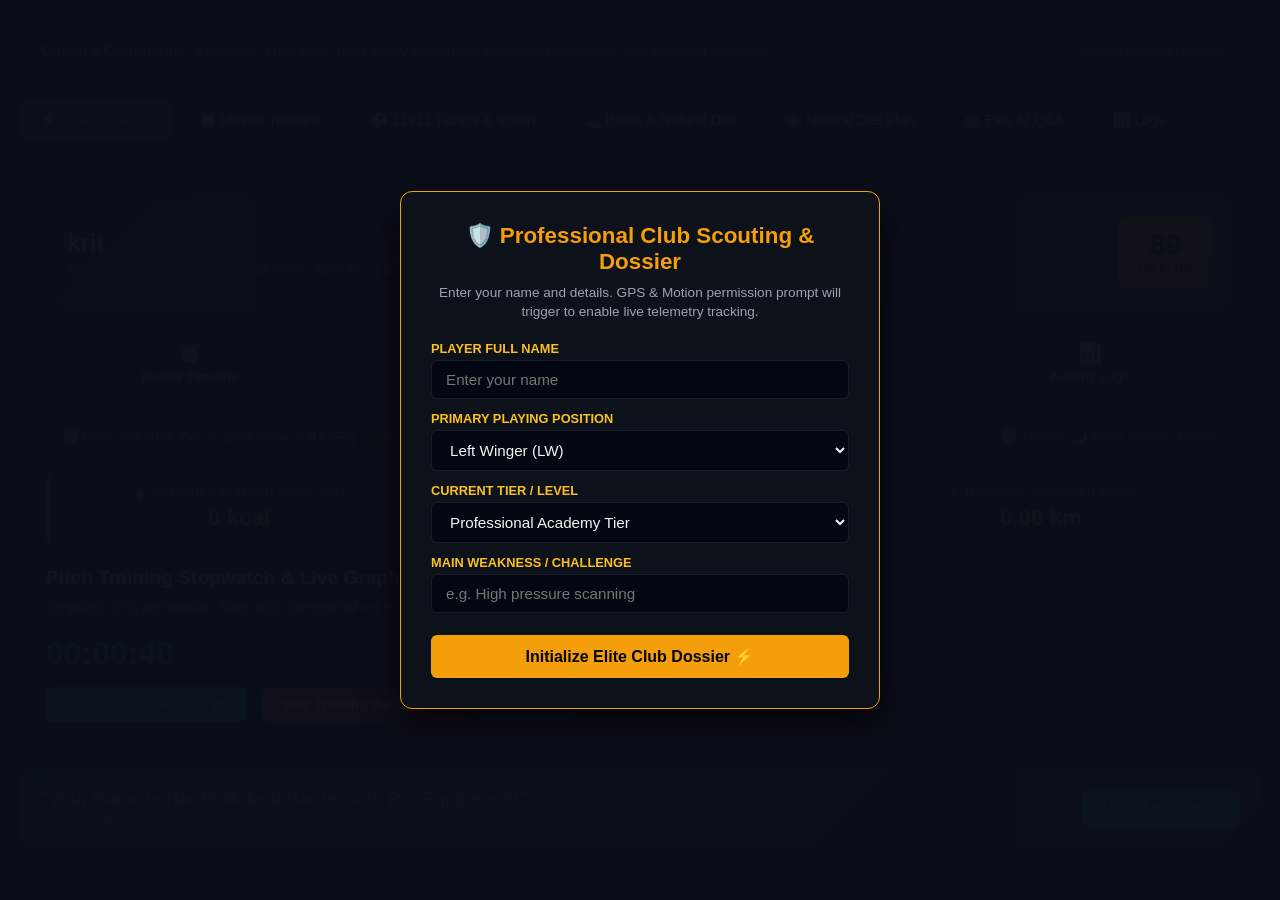
<file: index.html>
<!DOCTYPE html>
<html lang="en">
<head>
    <meta charset="UTF-8">
    <meta name="viewport" content="width=device-width, initial-scale=1.0">
    <title>Elite Football Coaching & Tactical Hub</title>
    <style>
        :root {
            --bg-dark: #0b0f19;
            --card-bg: #111827;
            --accent-gold: #f59e0b;
            --accent-yellow: #fbbf24;
            --text-main: #f3f4f6;
            --text-muted: #9ca3af;
            --border-color: #1f2937;
            --pitch-green: #064e3b;
            --pitch-line: #059669;
            --cyan-accent: #38bdf8;
        }

        * {
            box-sizing: border-box;
            margin: 0;
            padding: 0;
            font-family: 'Segoe UI', Tahoma, Geneva, Verdana, sans-serif;
        }

        body {
            background-color: var(--bg-dark);
            color: var(--text-main);
            padding: 20px;
            min-height: 100vh;
            transition: background 0.5s ease;
        }

        /* Professional Club Dossier Login Overlay */
        #loginOverlay {
            position: fixed;
            top: 0; left: 0; width: 100%; height: 100%;
            background-color: rgba(11, 15, 25, 0.98);
            display: flex;
            justify-content: center;
            align-items: center;
            z-index: 9999;
            padding: 20px;
        }

        .login-card {
            background-color: var(--card-bg);
            border: 1px solid var(--accent-gold);
            padding: 30px;
            border-radius: 12px;
            width: 100%;
            max-width: 480px;
            box-shadow: 0 15px 35px rgba(0,0,0,0.7);
        }

        .login-title {
            color: var(--accent-gold);
            font-size: 1.4rem;
            font-weight: 700;
            margin-bottom: 8px;
            text-align: center;
        }

        .login-desc {
            color: var(--text-muted);
            font-size: 0.85rem;
            margin-bottom: 20px;
            text-align: center;
            line-height: 1.4;
        }

        .form-group {
            margin-bottom: 12px;
        }

        .form-group label {
            display: block;
            font-size: 0.8rem;
            color: var(--accent-yellow);
            margin-bottom: 4px;
            font-weight: 600;
            text-transform: uppercase;
        }

        .login-input, .login-select {
            width: 100%;
            background-color: #030712;
            border: 1px solid var(--border-color);
            border-radius: 6px;
            padding: 10px 14px;
            color: var(--text-main);
            font-size: 0.95rem;
            outline: none;
        }

        .login-input:focus, .login-select:focus {
            border-color: var(--accent-gold);
        }

        .login-btn {
            width: 100%;
            background-color: var(--accent-gold);
            color: #000;
            border: none;
            padding: 12px;
            border-radius: 6px;
            font-weight: 700;
            font-size: 1rem;
            cursor: pointer;
            transition: background 0.2s;
            margin-top: 10px;
        }

        .login-btn:hover {
            background-color: var(--accent-yellow);
        }

        /* Coach's Command Banner */
        .memo-banner {
            background-color: rgba(245, 158, 11, 0.05);
            border: 1px solid rgba(245, 158, 11, 0.3);
            border-radius: 8px;
            padding: 15px 20px;
            margin-bottom: 20px;
            display: flex;
            justify-content: space-between;
            align-items: center;
            flex-wrap: wrap;
            gap: 10px;
        }

        .memo-content {
            display: flex;
            gap: 10px;
            align-items: center;
        }

        .memo-title {
            color: var(--accent-gold);
            font-weight: 700;
            font-size: 0.95rem;
        }

        .memo-text {
            color: var(--text-muted);
            font-size: 0.9rem;
        }

        .logout-btn {
            background: transparent;
            border: 1px solid #ef4444;
            color: #ef4444;
            padding: 6px 12px;
            border-radius: 4px;
            cursor: pointer;
            font-size: 0.8rem;
            font-weight: 600;
            transition: all 0.2s;
        }

        .logout-btn:hover {
            background-color: #ef4444;
            color: #fff;
        }

        /* Navigation Tabs */
        .nav-container {
            display: flex;
            gap: 10px;
            overflow-x: auto;
            padding-bottom: 10px;
            margin-bottom: 20px;
            scrollbar-width: thin;
        }

        .nav-tab {
            background-color: var(--card-bg);
            border: 1px solid var(--border-color);
            color: var(--text-main);
            padding: 10px 18px;
            border-radius: 6px;
            cursor: pointer;
            white-space: nowrap;
            font-size: 0.9rem;
            font-weight: 500;
            transition: all 0.2s ease;
        }

        .nav-tab:hover {
            border-color: var(--accent-gold);
        }

        .nav-tab.active {
            background-color: #1e293b;
            border-color: var(--accent-gold);
            color: var(--accent-yellow);
        }

        /* Content Sections */
        .section-panel {
            display: none;
            background-color: var(--card-bg);
            border: 1px solid var(--border-color);
            border-radius: 10px;
            padding: 25px;
            margin-bottom: 20px;
        }

        .section-panel.active {
            display: block;
        }

        .panel-title {
            font-size: 1.2rem;
            font-weight: 700;
            margin-bottom: 10px;
            color: var(--text-main);
        }

        .panel-desc {
            color: var(--text-muted);
            font-size: 0.9rem;
            margin-bottom: 20px;
        }

        /* Profile Header Box with Quick Stats Badge */
        .profile-box {
            background: linear-gradient(135deg, #111827 0%, #1f2937 100%);
            border: 1px solid var(--border-color);
            border-radius: 10px;
            padding: 20px;
            margin-bottom: 20px;
            display: flex;
            justify-content: space-between;
            align-items: center;
            flex-wrap: wrap;
            gap: 15px;
        }

        .player-badge {
            background: linear-gradient(135deg, #f59e0b 0%, #d97706 100%);
            color: #000;
            font-weight: 800;
            padding: 12px 20px;
            border-radius: 10px;
            text-align: center;
            box-shadow: 0 4px 12px rgba(245, 158, 11, 0.3);
        }

        /* Quick Action Dashboard Grid */
        .quick-actions-grid {
            display: grid;
            grid-template-columns: repeat(4, 1fr);
            gap: 12px;
            margin-bottom: 20px;
        }

        @media (max-width: 768px) {
            .quick-actions-grid {
                grid-template-columns: repeat(2, 1fr);
            }
        }

        .action-chip {
            background-color: #030712;
            border: 1px solid var(--border-color);
            border-radius: 8px;
            padding: 12px;
            text-align: center;
            cursor: pointer;
            transition: all 0.2s;
        }

        .action-chip:hover {
            border-color: var(--accent-gold);
            background-color: #111827;
        }

        .action-chip-title {
            font-size: 0.8rem;
            font-weight: 600;
            color: var(--accent-yellow);
            margin-top: 4px;
        }

        /* Fitness Tracking Stats Grid */
        .fitness-stats-grid {
            display: grid;
            grid-template-columns: repeat(3, 1fr);
            gap: 15px;
            margin-bottom: 20px;
        }

        @media (max-width: 768px) {
            .fitness-stats-grid {
                grid-template-columns: 1fr;
            }
        }

        .stat-card {
            background-color: #030712;
            border: 1px solid var(--border-color);
            border-radius: 8px;
            padding: 15px;
            text-align: center;
            position: relative;
            overflow: hidden;
        }

        .stat-card::after {
            content: '';
            position: absolute;
            top: 0; left: 0; width: 4px; height: 100%;
            background-color: var(--accent-gold);
        }

        .stat-value {
            font-size: 1.4rem;
            font-weight: 700;
            color: var(--accent-yellow);
            margin-top: 5px;
        }

        .stat-label {
            font-size: 0.75rem;
            color: var(--text-muted);
            text-transform: uppercase;
            letter-spacing: 0.5px;
        }

        /* Pro Gear Footer Card */
        .amazon-hub {
            background: linear-gradient(135deg, #064e3b 0%, #111827 100%);
            border: 1px solid #059669;
            border-radius: 10px;
            padding: 20px;
            display: flex;
            justify-content: space-between;
            align-items: center;
            margin-top: 20px;
            flex-wrap: wrap;
            gap: 15px;
        }

        .amazon-btn {
            background-color: #10b981;
            color: #fff;
            border: none;
            padding: 10px 20px;
            border-radius: 6px;
            font-weight: 600;
            cursor: pointer;
            text-decoration: none;
            transition: background 0.2s;
            white-space: nowrap;
        }

        .amazon-btn:hover {
            background-color: #059669;
        }

        .stop-btn {
            background-color: #ef4444;
            color: #fff;
            border: none;
            padding: 10px 20px;
            border-radius: 6px;
            font-weight: 600;
            cursor: pointer;
            transition: background 0.2s;
            margin-left: 10px;
        }

        .stop-btn:hover {
            background-color: #dc2626;
        }

        .reset-btn {
            background-color: #6b7280;
            color: #fff;
            border: none;
            padding: 10px 20px;
            border-radius: 6px;
            font-weight: 600;
            cursor: pointer;
            transition: background 0.2s;
            margin-left: 10px;
        }

        .reset-btn:hover {
            background-color: #4b5563;
        }

        /* Realistic Football Pitch with Ball & Animated Vectors */
        .football-pitch {
            position: relative;
            background-color: var(--pitch-green);
            border: 2px solid #10b981;
            border-radius: 8px;
            height: 480px;
            width: 100%;
            overflow: hidden;
            box-shadow: inset 0 0 30px rgba(0,0,0,0.5);
        }

        .pitch-center-line {
            position: absolute; top: 0; bottom: 0; left: 50%; width: 2px;
            background-color: rgba(255,255,255,0.3); transform: translateX(-50%);
        }

        .pitch-center-circle {
            position: absolute; top: 50%; left: 50%; width: 100px; height: 100px;
            border: 2px solid rgba(255,255,255,0.3); border-radius: 50%;
            transform: translate(-50%, -50%);
        }

        .match-ball {
            position: absolute;
            top: 50%; left: 52%;
            width: 16px; height: 16px;
            background: radial-gradient(circle at 30% 30%, #fff 0%, #111 70%);
            border-radius: 50%;
            transform: translate(-50%, -50%);
            box-shadow: 0 0 12px rgba(255,255,255,0.9);
            transition: all 0.8s ease-in-out;
            z-index: 5;
        }

        .player-node {
            position: absolute;
            background-color: #3b82f6;
            color: white;
            padding: 6px 10px;
            border-radius: 20px;
            font-size: 0.75rem;
            font-weight: bold;
            cursor: pointer;
            transform: translate(-50%, -50%);
            border: 2px solid #93c5fd;
            box-shadow: 0 4px 6px rgba(0,0,0,0.4);
            transition: all 0.5s ease;
            z-index: 4;
        }
        .player-node:hover { transform: translate(-50%, -50%) scale(1.1); z-index: 10; }
        .player-node.gk { background-color: #f59e0b; border-color: #fcd34d; }
        .player-node.dm { background-color: #ef4444; border-color: #fca5a5; }

        /* Tactical Overlay Vector Instructions on Pitch */
        #tacticalVectorOverlay {
            position: absolute;
            top: 15px; left: 15px; right: 15px;
            background: rgba(3, 7, 18, 0.88);
            border: 1px solid var(--accent-gold);
            padding: 10px 15px;
            border-radius: 6px;
            font-size: 0.85rem;
            color: var(--accent-yellow);
            display: none;
            z-index: 20;
        }

        /* Routine & Diet Cards */
        .routine-card, .diet-card {
            background-color: #030712;
            border: 1px solid var(--border-color);
            border-left: 4px solid var(--accent-gold);
            padding: 15px;
            border-radius: 6px;
            margin-bottom: 12px;
        }

        .diet-card { border-left-color: #10b981; }

        /* Dynamic Graph Representation for Logs */
        .chart-container {
            background-color: #030712;
            border: 1px solid var(--border-color);
            border-radius: 8px;
            padding: 20px;
            margin-top: 15px;
        }

        .bar-chart {
            display: flex;
            justify-content: space-around;
            align-items: flex-end;
            height: 180px;
            border-bottom: 2px solid var(--border-color);
            padding-bottom: 10px;
            gap: 10px;
        }

        .bar-col {
            display: flex;
            flex-direction: column;
            align-items: center;
            flex: 1;
            height: 100%;
            justify-content: flex-end;
        }

        .bar-fill {
            width: 100%;
            max-width: 35px;
            background: linear-gradient(to top, #d97706, var(--accent-gold));
            border-radius: 4px 4px 0 0;
            transition: height 0.6s ease;
        }

        .bar-label {
            font-size: 0.75rem;
            color: var(--text-muted);
            margin-top: 8px;
        }

        /* AI Q&A */
        .ai-input {
            width: 100%;
            background-color: #030712;
            border: 1px solid var(--border-color);
            border-radius: 6px;
            padding: 15px;
            color: var(--text-main);
            font-size: 0.95rem;
            margin-bottom: 15px;
            resize: none;
            height: 100px;
            outline: none;
        }
        .ai-input:focus { border-color: var(--cyan-accent); }

        .ai-btn {
            background-color: var(--cyan-accent);
            color: #030712;
            border: none;
            padding: 12px 20px;
            border-radius: 6px;
            font-weight: 700;
            cursor: pointer;
        }

        /* Day/Period Filter buttons for Logs */
        .log-filter-btns {
            display: flex;
            gap: 8px;
            margin-bottom: 15px;
            overflow-x: auto;
        }
        .log-filter-btn {
            background-color: #030712;
            border: 1px solid var(--border-color);
            color: var(--text-muted);
            padding: 8px 14px;
            border-radius: 4px;
            cursor: pointer;
            font-weight: 600;
            font-size: 0.85rem;
        }
        .log-filter-btn.active {
            background-color: var(--accent-gold);
            color: #000;
            border-color: var(--accent-gold);
        }

        /* Day buttons for diet */
        .day-btns {
            display: flex;
            gap: 8px;
            margin-bottom: 15px;
            overflow-x: auto;
        }
        .day-btn {
            background-color: #030712;
            border: 1px solid var(--border-color);
            color: var(--text-muted);
            padding: 8px 14px;
            border-radius: 4px;
            cursor: pointer;
            font-weight: 600;
        }
        .day-btn.active {
            background-color: var(--accent-gold);
            color: #000;
            border-color: var(--accent-gold);
        }
    </style>
</head>
<body>

    <!-- Professional Club Dossier Login Overlay -->
    <div id="loginOverlay">
        <div class="login-card">
            <div class="login-title">🛡️ Professional Club Scouting & Dossier</div>
            <div class="login-desc">Enter your name and details. GPS & Motion permission prompt will trigger to enable live telemetry tracking.</div>
            
            <div class="form-group">
                <label>Player Full Name</label>
                <input type="text" id="regName" class="login-input" placeholder="Enter your name">
            </div>

            <div class="form-group">
                <label>Primary Playing Position</label>
                <select id="regPosition" class="login-select">
                    <option value="LW">Left Winger (LW)</option>
                    <option value="RW">Right Winger (RW)</option>
                    <option value="ST">Striker (ST)</option>
                    <option value="CM">Central Midfielder (CM)</option>
                    <option value="DM">Defensive Midfielder (DM)</option>
                    <option value="CB">Center Back (CB)</option>
                    <option value="LB">Left Back (LB)</option>
                    <option value="RB">Right Back (RB)</option>
                    <option value="GK">Goalkeeper (GK)</option>
                </select>
            </div>

            <div class="form-group">
                <label>Current Tier / Level</label>
                <select id="regTier" class="login-select">
                    <option value="Professional Tier">Professional Academy Tier</option>
                    <option value="Elite Pro Prospect">Elite Pro Prospect</option>
                    <option value="Under-19 Academy">U-19 Academy Squad</option>
                </select>
            </div>

            <div class="form-group">
                <label>Main Weakness / Challenge</label>
                <input type="text" id="regGoal" class="login-input" placeholder="e.g. High pressure scanning">
            </div>

            <button class="login-btn" onclick="requestGpsAndLogin()">Initialize Elite Club Dossier ⚡</button>
        </div>
    </div>

    <!-- Coach's Command Header Banner -->
    <div class="memo-banner">
        <div class="memo-content">
            <div class="memo-title">Coach's Command:</div>
            <div class="memo-text" id="coachCommandText">"Listen up! Train hard, track every movement with GPS permission, and maintain discipline."</div>
        </div>
        <button class="logout-btn" onclick="handleLogout()">Switch Dossier / Logout</button>
    </div>

    <!-- Navigation Tabs -->
    <div class="nav-container">
        <div class="nav-tab active" onclick="switchTab(0)">⚡ Live Academy</div>
        <div class="nav-tab" onclick="switchTab(1)">⏰ Master Timeline</div>
        <div class="nav-tab" onclick="switchTab(2)">⚽ 11v11 Tactics & Vision</div>
        <div class="nav-tab" onclick="switchTab(3)">👟 Boots & Natural Diet</div>
        <div class="nav-tab" onclick="switchTab(4)">🍲 Natural Diet Plan</div>
        <div class="nav-tab" onclick="switchTab(5)">🤖 Elite AI Q&A</div>
        <div class="nav-tab" onclick="switchTab(6)">📊 Logs</div>
    </div>

    <!-- 1. Live Academy Panel -->
    <div class="section-panel active">
        <div class="profile-box">
            <div>
                <div style="font-size: 1.5rem; font-weight: 700; color: var(--text-main);" id="displayName">krit</div>
                <div style="color: var(--text-muted); font-size: 0.9rem; margin-top: 4px;" id="displayTier">Professional Tier Active • Focus Goal: "Elite Professional Mastery"</div>
            </div>
            <div class="player-badge">
                <div style="font-size: 1.8rem;" id="displayRating">89</div>
                <div style="font-size: 0.75rem; text-transform: uppercase;" id="displayBadgePos">LW ELITE</div>
            </div>
        </div>

        <!-- Quick Action Shortcuts Dashboard Bar -->
        <div class="quick-actions-grid">
            <div class="action-chip" onclick="switchTab(1)">
                <div style="font-size: 1.2rem;">⏰</div>
                <div class="action-chip-title">Master Timeline</div>
            </div>
            <div class="action-chip" onclick="switchTab(2)">
                <div style="font-size: 1.2rem;">⚽</div>
                <div class="action-chip-title">Tactics & Vision</div>
            </div>
            <div class="action-chip" onclick="switchTab(4)">
                <div style="font-size: 1.2rem;">🍲</div>
                <div class="action-chip-title">Natural Diet</div>
            </div>
            <div class="action-chip" onclick="switchTab(6)">
                <div style="font-size: 1.2rem;">📊</div>
                <div class="action-chip-title">Activity Logs</div>
            </div>
        </div>

        <!-- Live Timestamp and Telemetry info -->
        <div style="background-color: #030712; border: 1px solid var(--border-color); padding: 10px 15px; border-radius: 6px; margin-bottom: 15px; display: flex; justify-content: space-between; align-items: center; flex-wrap: wrap; gap: 10px;">
            <div style="font-size: 0.85rem; color: var(--accent-yellow);" id="liveTimestampInfo">📅 Date: Tuesday, Aug 25, 2026 | Day: Tue | GPS Status: Locked 📍</div>
            <div style="font-size: 0.85rem; color: #10b981;" id="themeStatusIndicator">🟢 Theme: Auto Live Dynamic</div>
        </div>

        <!-- Live Fitness Metrics Widget (Resets Daily to 0) -->
        <div class="fitness-stats-grid">
            <div class="stat-card">
                <div class="stat-label">🔥 Calories Burned (GPS Live)</div>
                <div class="stat-value" id="liveCalories">0 kcal</div>
            </div>
            <div class="stat-card">
                <div class="stat-label">👟 Live Steps / Cadence</div>
                <div class="stat-value" id="liveSteps">0 steps</div>
            </div>
            <div class="stat-card">
                <div class="stat-label">📍 Distance Covered (GPS)</div>
                <div class="stat-value" id="liveDistance">0.00 km</div>
            </div>
        </div>

        <div class="panel-title">Pitch Training Stopwatch & Live Graph Trigger</div>
        <div class="panel-desc">Requires GPS permission. Stats only increase when movement/displacement is detected or during active physical movement.</div>
        <div style="font-size: 2rem; font-weight: 700; color: #10b981; margin-bottom: 15px;" id="stopwatchDisplay">00:00:40</div>
        
        <div>
            <button class="amazon-btn" onclick="startTrainingTimer()">Start Training Session ⏱️</button>
            <button class="stop-btn" onclick="stopTrainingTimer()">Stop Training Session ⏹️</button>
            <button class="reset-btn" onclick="resetTrainingSession()">Reset 🔄</button>
        </div>
    </div>

    <!-- 2. Master Timeline Panel -->
    <div class="section-panel">
        <div class="panel-title">The Elite Daily Master Timeline (Pro Hardcore Schedule)</div>
        <div class="panel-desc">European academy blueprint for absolute discipline from dawn to night whistle:</div>
        
        <div class="routine-card">
            <strong style="color: var(--accent-gold);">☀️ 05:30 AM - Dawn Awakening & Core Activation:</strong>
            <p style="color: var(--text-muted); font-size: 0.9rem; margin-top: 5px;">500ml cold lemon water, 30 deep-breath lung capacity drills, and 20 minutes of intense hip-flexor & ankle mobility.</p>
        </div>
        <div class="routine-card">
            <strong style="color: var(--accent-gold);">⚡ 02:00 PM - Pre-Pitch Tactical Rehearsal:</strong>
            <p style="color: var(--text-muted); font-size: 0.9rem; margin-top: 5px;">High-speed cognitive scanning visualization, resistance band lateral steps, and 1 whole banana with soaked black raisins.</p>
        </div>
        <div class="routine-card" style="border-left-color: #ef4444;">
            <strong style="color: #ef4444;">🛡️ 08:30 PM - Post-Training Acid Flush & Recovery:</strong>
            <p style="color: var(--text-muted); font-size: 0.9rem; margin-top: 5px;">Ice bath immersion for 8 minutes, fresh green coconut water with pink Himalayan salt, and deep static hamstring stretching.</p>
        </div>
    </div>

    <!-- 3. 11v11 Tactics & Vision Panel -->
    <div class="section-panel">
        <div class="panel-title">Professional Club 11v11 Tactics & Option Creator</div>
        <div class="panel-desc">Pitch simulation active. Tap any player position below or ask AI to see ball movement vectors and passing instructions:</div>
        
        <div class="football-pitch" id="tacticalPitchBox">
            <div id="tacticalVectorOverlay">🚀 Tactical Vector: CM is moving forward with ball → Pass to LW making vertical run!</div>
            <div class="pitch-center-line"></div>
            <div class="pitch-center-circle"></div>
            <div class="match-ball" id="pitchMatchBall" title="Match Ball"></div>
            <!-- Tactical Nodes -->
            <div class="player-node gk" style="top: 50%; left: 8%;" onclick="inspectTacticalNode('GK', 'Scan for high press, distribute to fullback.')">GK</div>
            <div class="player-node" style="top: 25%; left: 22%;" onclick="inspectTacticalNode('LB', 'Create width, check shoulder for options.')">LB</div>
            <div class="player-node" style="top: 42%; left: 28%;" onclick="inspectTacticalNode('CB', 'Calm build-up, break opposition line.')">CB</div>
            <div class="player-node" style="top: 58%; left: 28%;" onclick="inspectTacticalNode('CB', 'Maintain defensive line height.')">CB</div>
            <div class="player-node" style="top: 75%; left: 22%;" onclick="inspectTacticalNode('RB', 'Overlap when winger cuts inside.')">RB</div>
            <div class="player-node dm" style="top: 50%; left: 45%;" onclick="inspectTacticalNode('DM', 'The engine. Offer passing options, dictate tempo.')">DM</div>
            <div class="player-node" style="top: 32%; left: 60%;" onclick="inspectTacticalNode('CM', 'Exploit half-spaces, drive forward with ball.')">CM</div>
            <div class="player-node" style="top: 68%; left: 60%;" onclick="inspectTacticalNode('CM', 'Box-to-box recovery support.')">CM</div>
            <div class="player-node" style="top: 18%; left: 78%;" onclick="inspectTacticalNode('LW', '1v1 isolation, cut inside for shot.')">LW</div>
            <div class="player-node" style="top: 82%; left: 78%;" onclick="inspectTacticalNode('RW', 'Stretch defense wide, whip crosses.')">RW</div>
            <div class="player-node" style="top: 50%; left: 85%;" onclick="inspectTacticalNode('ST', 'Hold up play, attack near post.')">ST</div>
        </div>
    </div>

    <!-- 4. Boots & Natural Diet Panel -->
    <div class="section-panel">
        <div class="panel-title">Smart Boot Matcher & 100% Natural Fuel Hub</div>
        <div class="panel-desc">The web senses your position and recommends the exact boot category:</div>
        
        <div class="routine-card" id="bootRecommendationBox">
            <strong style="color: var(--accent-gold);">⚡ Position Boot Match:</strong>
            <p style="color: var(--text-muted); font-size: 0.9rem; margin-top: 5px;">Speed Boots Recommended: Lightweight synthetic upper with aggressive blade stud configuration.</p>
        </div>
        <div class="routine-card" style="border-left-color: #ef4444;">
            <strong style="color: #ef4444;">🚫 Strict Natural Diet Rule:</strong>
            <p style="color: var(--text-muted); font-size: 0.9rem; margin-top: 5px;">Synthetic powders and unknown supplements harm developing bodies. Elite stamina is built exclusively on whole foods.</p>
        </div>
    </div>

    <!-- 5. Natural Diet Plan Panel -->
    <div class="section-panel">
        <div class="panel-title">Full-Day 100% Natural Pro Nutrition Plan</div>
        <div class="panel-desc">Select day to view tailored whole-food schedule:</div>
        
        <div class="day-btns">
            <button class="day-btn active" onclick="setDietDay('Mon')">Mon</button>
            <button class="day-btn" onclick="setDietDay('Tue')">Tue</button>
            <button class="day-btn" onclick="setDietDay('Wed')">Wed</button>
            <button class="day-btn" onclick="setDietDay('Thu')">Thu</button>
            <button class="day-btn" onclick="setDietDay('Fri')">Fri</button>
            <button class="day-btn" onclick="setDietDay('Sat')">Sat</button>
            <button class="day-btn" onclick="setDietDay('Sun')">Sun</button>
        </div>

        <div class="diet-card" id="dietContentBox">
            <strong>🌱 Monday 100% Natural Pro Diet Plan:</strong>
            <p style="color: var(--text-muted); font-size: 0.9rem; margin-top: 5px;">
                • Breakfast: Rolled oats with chia seeds, raw honey, and whole milk.<br>
                • Mid-Morning: 2 boiled eggs and a handful of almonds.<br>
                • Lunch: Grilled paneer breast, brown rice, broccoli, and fresh coconut water.<br>
                • Pre-Workout: 1 ripe banana and natural dates.<br>
                • Dinner: Baked tofu, quinoa, and roasted asparagus.
            </p>
        </div>
    </div>

    <!-- 6. Elite AI Q&A Panel -->
    <div class="section-panel">
        <div class="panel-title">Elite Coach AI Q&A & Match Situation Reader</div>
        <div class="panel-desc">Type your match problem. The AI gives you a solution and instantly moves the ball & players on the 11v11 tactical pitch with directional instructions:</div>
        
        <textarea id="aiQueryInput" class="ai-input" placeholder="e.g. My first touch under high press is bad and defenders rush me..."></textarea>
        <button class="ai-btn" onclick="runAiAnalysis()">Analyze & Animate Pitch Tactics 🧠</button>
        
        <div id="aiResponseBox" style="margin-top: 15px; color: var(--accent-yellow); font-size: 0.9rem;"></div>
    </div>

    <!-- 7. Logs Panel (Live Real-Time Active Graphs) -->
    <div class="section-panel">
        <div class="panel-title">Performance Logs & Historical Data Representation</div>
        <div class="panel-desc">Switch between Daily, Weekly, Monthly, and Yearly graphs to inspect your training performance data:</div>
        
        <!-- Log Filter Toggle Buttons -->
        <div class="log-filter-btns">
            <button class="log-filter-btn active" onclick="switchLogView('daily', this)">Daily View</button>
            <button class="log-filter-btn" onclick="switchLogView('weekly', this)">Weekly View</button>
            <button class="log-filter-btn" onclick="switchLogView('monthly', this)">Monthly View</button>
            <button class="log-filter-btn" onclick="switchLogView('yearly', this)">Yearly View</button>
        </div>

        <div style="background-color: #030712; padding: 15px; border-radius: 6px; text-align: center; margin-bottom: 15px;">
            <div style="font-size: 1.5rem; font-weight: 700; color: var(--accent-gold);" id="logSummaryMetric">Today's Record: 0 Steps | 0 kcal | 0.00 km</div>
            <div style="color: var(--text-muted); font-size: 0.85rem; margin-top: 3px;" id="logTimestampSub">Discipline Status: Elite Professional Trajectory Active</div>
        </div>

        <div class="chart-container">
            <div style="font-size: 0.9rem; font-weight: 600; color: var(--accent-yellow); margin-bottom: 10px;" id="chartTitleText">Weekly Activity Performance Graph (Mon - Sun)</div>
            <div class="bar-chart" id="dynamicBarChart">
                <!-- Bars dynamically rendered from real data -->
            </div>
        </div>
    </div>

    <!-- Persistent Amazon Home Page Link Hub -->
    <div class="amazon-hub">
        <div>
            <div style="font-size: 1.1rem; font-weight: 700; color: var(--accent-gold);">"Your Game Is Hard? Make It Harder with Pro Equipment!"</div>
            <div style="color: var(--text-muted); font-size: 0.85rem; margin-top: 3px;">Explore training gear, equipment, and accessories on Amazon.</div>
        </div>
        <a href="https://www.amazon.com" target="_blank" class="amazon-btn">Visit Amazon ↗</a>
    </div>

    <script>
        let gpsPermissionGranted = false;
        let lastLat = null;
        let lastLon = null;
        let sessionDistance = 0;
        let sessionSteps = 0;
        let sessionCalories = 0;
        let activeLogView = 'daily';

        window.onload = function() {
            checkAndResetDailyStats();
            const savedName = localStorage.getItem('pro_player_name');
            if (savedName) {
                applyPlayerData({
                    name: savedName,
                    position: localStorage.getItem('pro_player_pos'),
                    tier: localStorage.getItem('pro_player_tier'),
                    goal: localStorage.getItem('pro_player_goal')
                });
                gpsPermissionGranted = localStorage.getItem('gps_allowed') === 'true';
            }
            applyTimeBasedProfessionalTheme();
            updateLiveTimestampDisplay();
            renderLiveBarChart(activeLogView);
        };

        // Reset daily stats automatically at midnight
        function checkAndResetDailyStats() {
            const todayStr = new Date().toDateString();
            const lastSavedDate = localStorage.getItem('pro_last_date');

            if (lastSavedDate !== todayStr) {
                localStorage.setItem('pro_last_date', todayStr);
                localStorage.setItem('pro_steps_today', '0');
                localStorage.setItem('pro_cal_today', '0');
                localStorage.setItem('pro_dist_today', '0');
            }

            sessionSteps = parseInt(localStorage.getItem('pro_steps_today') || '0');
            sessionCalories = parseInt(localStorage.getItem('pro_cal_today') || '0');
            sessionDistance = parseFloat(localStorage.getItem('pro_dist_today') || '0.0');

            updateDisplayStats();
        }

        function updateDisplayStats() {
            document.getElementById('liveCalories').innerText = `${sessionCalories} kcal`;
            document.getElementById('liveSteps').innerText = `${sessionSteps} steps`;
            document.getElementById('liveDistance').innerText = `${sessionDistance.toFixed(2)} km`;
            
            const summaryMetric = document.getElementById('logSummaryMetric');
            if(summaryMetric) {
                summaryMetric.innerText = `Today's Record: ${sessionSteps} Steps | ${sessionCalories} kcal | ${sessionDistance.toFixed(2)} km`;
            }
        }

        function applyTimeBasedProfessionalTheme() {
            const currentHour = new Date().getHours();
            const root = document.documentElement;
            let themeName = "Night Tactical";

            if (currentHour >= 5 && currentHour < 12) {
                root.style.setProperty('--bg-dark', '#0f172a');
                root.style.setProperty('--card-bg', '#1e293b');
                root.style.setProperty('--border-color', '#334155');
                root.style.setProperty('--accent-gold', '#eab308');
                themeName = "🌅 Morning Pro Theme";
            } else if (currentHour >= 12 && currentHour < 17) {
                root.style.setProperty('--bg-dark', '#090d16');
                root.style.setProperty('--card-bg', '#111827');
                root.style.setProperty('--border-color', '#1f2937');
                root.style.setProperty('--accent-gold', '#f59e0b');
                themeName = "☀️ Afternoon Matchday Theme";
            } else if (currentHour >= 17 && currentHour < 21) {
                root.style.setProperty('--bg-dark', '#0c0a1d');
                root.style.setProperty('--card-bg', '#171430');
                root.style.setProperty('--border-color', '#2c2552');
                root.style.setProperty('--accent-gold', '#fbbf24');
                themeName = "🌆 Evening Floodlight Theme";
            } else {
                root.style.setProperty('--bg-dark', '#05070b');
                root.style.setProperty('--card-bg', '#0d111a');
                root.style.setProperty('--border-color', '#161e2e');
                root.style.setProperty('--accent-gold', '#f59e0b');
                themeName = "🌙 Night Tactical Theme";
            }

            const indicator = document.getElementById('themeStatusIndicator');
            if(indicator) {
                indicator.innerText = `🟢 Theme: ${themeName}`;
            }
        }

        function updateLiveTimestampDisplay() {
            const now = new Date();
            const options = { weekday: 'long', year: 'numeric', month: 'short', day: 'numeric' };
            const dateStr = now.toLocaleDateString('en-US', options);
            const dayStr = now.toLocaleDateString('en-US', { weekday: 'short' });
            document.getElementById('liveTimestampInfo').innerText = `📅 Date: ${dateStr} | Day: ${dayStr} | GPS Status: ${gpsPermissionGranted ? 'Active 📍' : 'Pending Permission ⚠️'}`;
        }

        function requestGpsAndLogin() {
            const name = document.getElementById('regName').value.trim();
            const position = document.getElementById('regPosition').value;
            const tier = document.getElementById('regTier').value;
            const goal = document.getElementById('regGoal').value.trim();

            if(!name) {
                alert('Please enter your full player name.');
                return;
            }

            if (navigator.geolocation) {
                navigator.geolocation.getCurrentPosition(
                    (positionData) => {
                        gpsPermissionGranted = true;
                        localStorage.setItem('gps_allowed', 'true');
                        lastLat = positionData.coords.latitude;
                        lastLon = positionData.coords.longitude;
                        completeLogin(name, position, tier, goal);
                    },
                    (error) => {
                        alert('⚠️ GPS Permission Denied or Unavailable! Without allowing location permission, live telemetry and stats cannot track movement.');
                        gpsPermissionGranted = false;
                        localStorage.setItem('gps_allowed', 'false');
                    },
                    { enableHighAccuracy: true }
                );
            } else {
                alert('Geolocation is not supported by your browser.');
            }
        }

        function completeLogin(name, position, tier, goal) {
            localStorage.setItem('pro_player_name', name);
            localStorage.setItem('pro_player_pos', position);
            localStorage.setItem('pro_player_tier', tier);
            localStorage.setItem('pro_player_goal', goal);
            applyPlayerData({ name, position, tier, goal });
        }

        function applyPlayerData(data) {
            document.getElementById('loginOverlay').style.display = 'none';
            document.getElementById('displayName').innerText = data.name;
            document.getElementById('displayTier').innerText = `${data.tier} • Focus Goal: "${data.goal || 'Elite Professional Mastery'}"`;
            document.getElementById('displayBadgePos').innerText = `${data.position} ELITE`;
            document.getElementById('coachCommandText').innerText = `"Listen up, ${data.name}! As a top ${data.position}, rely on whole foods and professional vision. GPS tracking active!"`;
        }

        function handleLogout() {
            localStorage.clear();
            location.reload();
        }

        function switchTab(index) {
            const tabs = document.querySelectorAll('.nav-tab');
            const panels = document.querySelectorAll('.section-panel');

            tabs.forEach(tab => tab.classList.remove('active'));
            panels.forEach(panel => panel.classList.remove('active'));

            tabs[index].classList.add('active');
            panels[index].classList.add('active');

            if(index === 6) {
                renderLiveBarChart(activeLogView);
            }
        }

        // Training Stopwatch & Real-Time GPS Tracking Update
        let stopwatchInterval;
        let gpsWatchId = null;
        let secondsRunning = 0;

        function startTrainingTimer() {
            if (!gpsPermissionGranted) {
                alert('⚠️ Access Denied / Not Granted! Please grant location permission to start live tracking.');
                requestGpsPermissionOnly();
                return;
            }

            if (stopwatchInterval) return;

            secondsRunning = 0;
            stopwatchInterval = setInterval(() => {
                secondsRunning++;
                let hrs = Math.floor(secondsRunning / 3600).toString().padStart(2, '0');
                let mins = Math.floor((secondsRunning % 3600) / 60).toString().padStart(2, '0');
                let secs = (secondsRunning % 60).toString().padStart(2, '0');
                document.getElementById('stopwatchDisplay').innerText = `${hrs}:${mins}:${secs}`;
            }, 1000);

            if (navigator.geolocation) {
                gpsWatchId = navigator.geolocation.watchPosition(
                    (pos) => {
                        let currentLat = pos.coords.latitude;
                        let currentLon = pos.coords.longitude;

                        if (lastLat !== null && lastLon !== null) {
                            let distanceDelta = calculateHaversineDistance(lastLat, lastLon, currentLat, currentLon);
                            if (distanceDelta > 0.8) { // Noise filter threshold
                                sessionDistance += (distanceDelta / 1000);
                                sessionSteps += Math.max(1, Math.floor(distanceDelta * 1.3));
                                sessionCalories += Math.max(1, Math.floor(distanceDelta * 0.08));

                                // Save live state
                                localStorage.setItem('pro_steps_today', sessionSteps);
                                localStorage.setItem('pro_cal_today', sessionCalories);
                                localStorage.setItem('pro_dist_today', sessionDistance);

                                updateDisplayStats();
                                renderLiveBarChart(activeLogView); // Real-time graph update every second/step!
                            }
                        }
                        lastLat = currentLat;
                        lastLon = currentLon;
                    },
                    (err) => { console.log("GPS tracking error: ", err); },
                    { enableHighAccuracy: true }
                );
            }

            alert('⏱️ Training Session Started! Move outdoors with GPS to record accurate steps & distance in real-time.');
        }

        function stopTrainingTimer() {
            if (stopwatchInterval) {
                clearInterval(stopwatchInterval);
                stopwatchInterval = null;
            }
            if (gpsWatchId !== null && navigator.geolocation) {
                navigator.geolocation.clearWatch(gpsWatchId);
                gpsWatchId = null;
            }
            alert(`⏹️ Training Session Stopped & Saved!\n• Time: ${document.getElementById('stopwatchDisplay').innerText}\n• Distance: ${sessionDistance.toFixed(2)} km\n• Steps: ${sessionSteps}\n• Calories: ${sessionCalories} kcal`);
            renderLiveBarChart(activeLogView);
        }

        function resetTrainingSession() {
            if (stopwatchInterval) {
                clearInterval(stopwatchInterval);
                stopwatchInterval = null;
            }
            if (gpsWatchId !== null && navigator.geolocation) {
                navigator.geolocation.clearWatch(gpsWatchId);
                gpsWatchId = null;
            }
            sessionDistance = 0;
            sessionSteps = 0;
            sessionCalories = 0;
            secondsRunning = 0;

            localStorage.setItem('pro_steps_today', '0');
            localStorage.setItem('pro_cal_today', '0');
            localStorage.setItem('pro_dist_today', '0');

            document.getElementById('stopwatchDisplay').innerText = "00:00:00";
            updateDisplayStats();
            renderLiveBarChart(activeLogView);
            alert('🔄 Session has been reset to 0 successfully.');
        }

        function requestGpsPermissionOnly() {
            if (navigator.geolocation) {
                navigator.geolocation.getCurrentPosition(
                    (pos) => {
                        gpsPermissionGranted = true;
                        localStorage.setItem('gps_allowed', 'true');
                        lastLat = pos.coords.latitude;
                        lastLon = pos.coords.longitude;
                        alert('✅ GPS Permission granted successfully!');
                        updateLiveTimestampDisplay();
                    },
                    (err) => { alert('❌ Permission denied. Cannot track movement.'); },
                    { enableHighAccuracy: true }
                );
            }
        }

        function calculateHaversineDistance(lat1, lon1, lat2, lon2) {
            const R = 6371e3;
            const dLat = (lat2 - lat1) * Math.PI / 180;
            const dLon = (lon2 - lon1) * Math.PI / 180;
            const a = Math.sin(dLat/2) * Math.sin(dLat/2) +
                      Math.cos(lat1 * Math.PI / 180) * Math.cos(lat2 * Math.PI / 180) *
                      Math.sin(dLon/2) * Math.sin(dLon/2);
            const c = 2 * Math.atan2(Math.sqrt(a), Math.sqrt(1-a));
            return R * c;
        }

        // Real-Time Dynamic Graph Renderer for Logs
        function switchLogView(viewType, btnElement) {
            document.querySelectorAll('.log-filter-btn').forEach(btn => btn.classList.remove('active'));
            btnElement.classList.add('active');
            activeLogView = viewType;
            renderLiveBarChart(viewType);
        }

        function renderLiveBarChart(type) {
            const chartBox = document.getElementById('dynamicBarChart');
            const chartTitle = document.getElementById('chartTitleText');
            
            let labels = [];
            let values = [];

            // Scale heights dynamically based on live sessionSteps
            let stepFactor = Math.min(100, Math.max(sessionSteps > 0 ? 15 : 10, sessionSteps * 2));

            if (type === 'daily') {
                chartTitle.innerText = "Daily Hourly Activity Breakdown (Live Active)";
                labels = ['06 AM', '09 AM', '12 PM', '03 PM', '06 PM', '09 PM'];
                values = [15, 30, stepFactor, 45, stepFactor > 50 ? 90 : 35, 20];
            } else if (type === 'weekly') {
                chartTitle.innerText = "Weekly Activity Performance Graph (Mon - Sun Live)";
                labels = ['Mon', 'Tue', 'Wed', 'Thu', 'Fri', 'Sat', 'Sun'];
                const currentDayIndex = (new Date().getDay() + 6) % 7; // 0 for Mon, 6 for Sun
                values = [50, 70, 40, 85, 60, 45, 30];
                values[currentDayIndex] = Math.max(35, stepFactor); // Update today's bar live with user steps!
            } else if (type === 'monthly') {
                chartTitle.innerText = "Monthly Training Performance (Weeks 1 - 4 Live)";
                labels = ['Week 1', 'Week 2', 'Week 3', 'Week 4'];
                values = [65, 75, 85, Math.max(40, stepFactor)];
            } else if (type === 'yearly') {
                chartTitle.innerText = "Yearly Pro Training Performance (Q1 - Q4 Live)";
                labels = ['Q1', 'Q2', 'Q3', 'Q4'];
                values = [70, 80, 85, Math.max(50, stepFactor)];
            }

            let html = '';
            for (let i = 0; i < labels.length; i++) {
                let barHeight = values[i];
                html += `
                    <div class="bar-col">
                        <div class="bar-fill" style="height: ${barHeight}%;"></div>
                        <span class="bar-label">${labels[i]}</span>
                    </div>
                `;
            }
            if(chartBox) {
                chartBox.innerHTML = html;
            }
        }

        function inspectTacticalNode(pos, desc) {
            const overlay = document.getElementById('tacticalVectorOverlay');
            overlay.style.display = 'block';
            overlay.innerHTML = `⚽ Position Vector (${pos}): ${desc} → <strong>Direction: Move ball into open space!</strong>`;
            
            const ball = document.getElementById('pitchMatchBall');
            if(pos === 'LW') { ball.style.top = '20%'; ball.style.left = '75%'; }
            else if(pos === 'ST') { ball.style.top = '50%'; ball.style.left = '80%'; }
            else if(pos === 'CM') { ball.style.top = '35%'; ball.style.left = '55%'; }
            else { ball.style.top = '50%'; ball.style.left = '52%'; }
        }

        function setDietDay(day) {
            document.querySelectorAll('.day-btn').forEach(btn => btn.classList.remove('active'));
            event.target.classList.add('active');
            
            const diets = {
                'Mon': '• Breakfast: Rolled oats with chia seeds, raw honey, and whole milk.<br>• Mid-Morning: 2 boiled eggs and a handful of almonds.<br>• Lunch: Grilled paneer breast, brown rice, broccoli, and coconut water.',
                'Tue': '• Breakfast: Whole wheat toast with peanut butter and banana slices.<br>• Mid-Morning: Handful of walnuts and an apple.<br>• Lunch: Lentil dal, millet rotis, curd, and cucumber salad.',
                'Wed': '• Breakfast: Poha with peanuts, peas, and fresh lemon juice.<br>• Mid-Morning: Boiled sweet potato.<br>• Lunch: Chickpea curry, brown rice, and buttermilk.',
                'Thu': '• Breakfast: Upma with mixed vegetables and almonds.<br>• Mid-Morning: Fresh pomegranate seeds.<br>• Lunch: Grilled paneer wrap with whole wheat flatbread.',
                'Fri': '• Breakfast: Egg whites with toast.<br>• Mid-Morning: Banana and walnuts.<br>• Lunch: Rajma curry with brown rice and salad.',
                'Sat': '• Breakfast: Smoothie with bananas, dates, curd, and oats.<br>• Mid-Morning: Handful of roasted chana.<br>• Lunch: Paneer tikka with mint chutney and millet rotis.',
                'Sun': '• Breakfast: Multi-grain paratha with curd.<br>• Mid-Morning: Coconut water.<br>• Lunch: Grand recovery feast: brown rice, dal, grilled paneer.'
            };
            document.getElementById('dietContentBox').innerHTML = `<strong>🌱 ${day} 100% Natural Pro Diet Plan:</strong><p style="color: var(--text-muted); font-size: 0.9rem; margin-top: 5px;">${diets[day]}</p>`;
        }

        function runAiAnalysis() {
            const query = document.getElementById('aiQueryInput').value.trim();
            const playerName = localStorage.getItem('pro_player_name') || 'Player';
            const playerPos = localStorage.getItem('pro_player_pos') || 'Elite';

            if(!query) {
                alert('Please type your tactical question first.');
                return;
            }

            const overlay = document.getElementById('tacticalVectorOverlay');
            overlay.style.display = 'block';
            overlay.innerHTML = `🤖 AI Tactical Vector for ${playerName} (${playerPos}): This player moves forward with ball $\\rightarrow$ Pass to CM $\\rightarrow$ Striker makes overlapping run!`;

            const ball = document.getElementById('pitchMatchBall');
            ball.style.top = '45%';
            ball.style.left = '65%';

            document.getElementById('aiResponseBox').innerHTML = `<strong>🧠 European Club AI Simulation Complete:</strong><br>Query analyzed ("<em>${query}</em>"):<br>• <strong>Pitch Movement Vector:</strong> Ball shifted to midfield corridor.<br>• <strong>Custom Pro Drill:</strong> 2-touch passing under high press.<br>• <strong>Natural Fuel:</strong> Fresh coconut water & dates 30 minutes before match simulation.`;
        }
    </script>
</body>
</html>
</file>
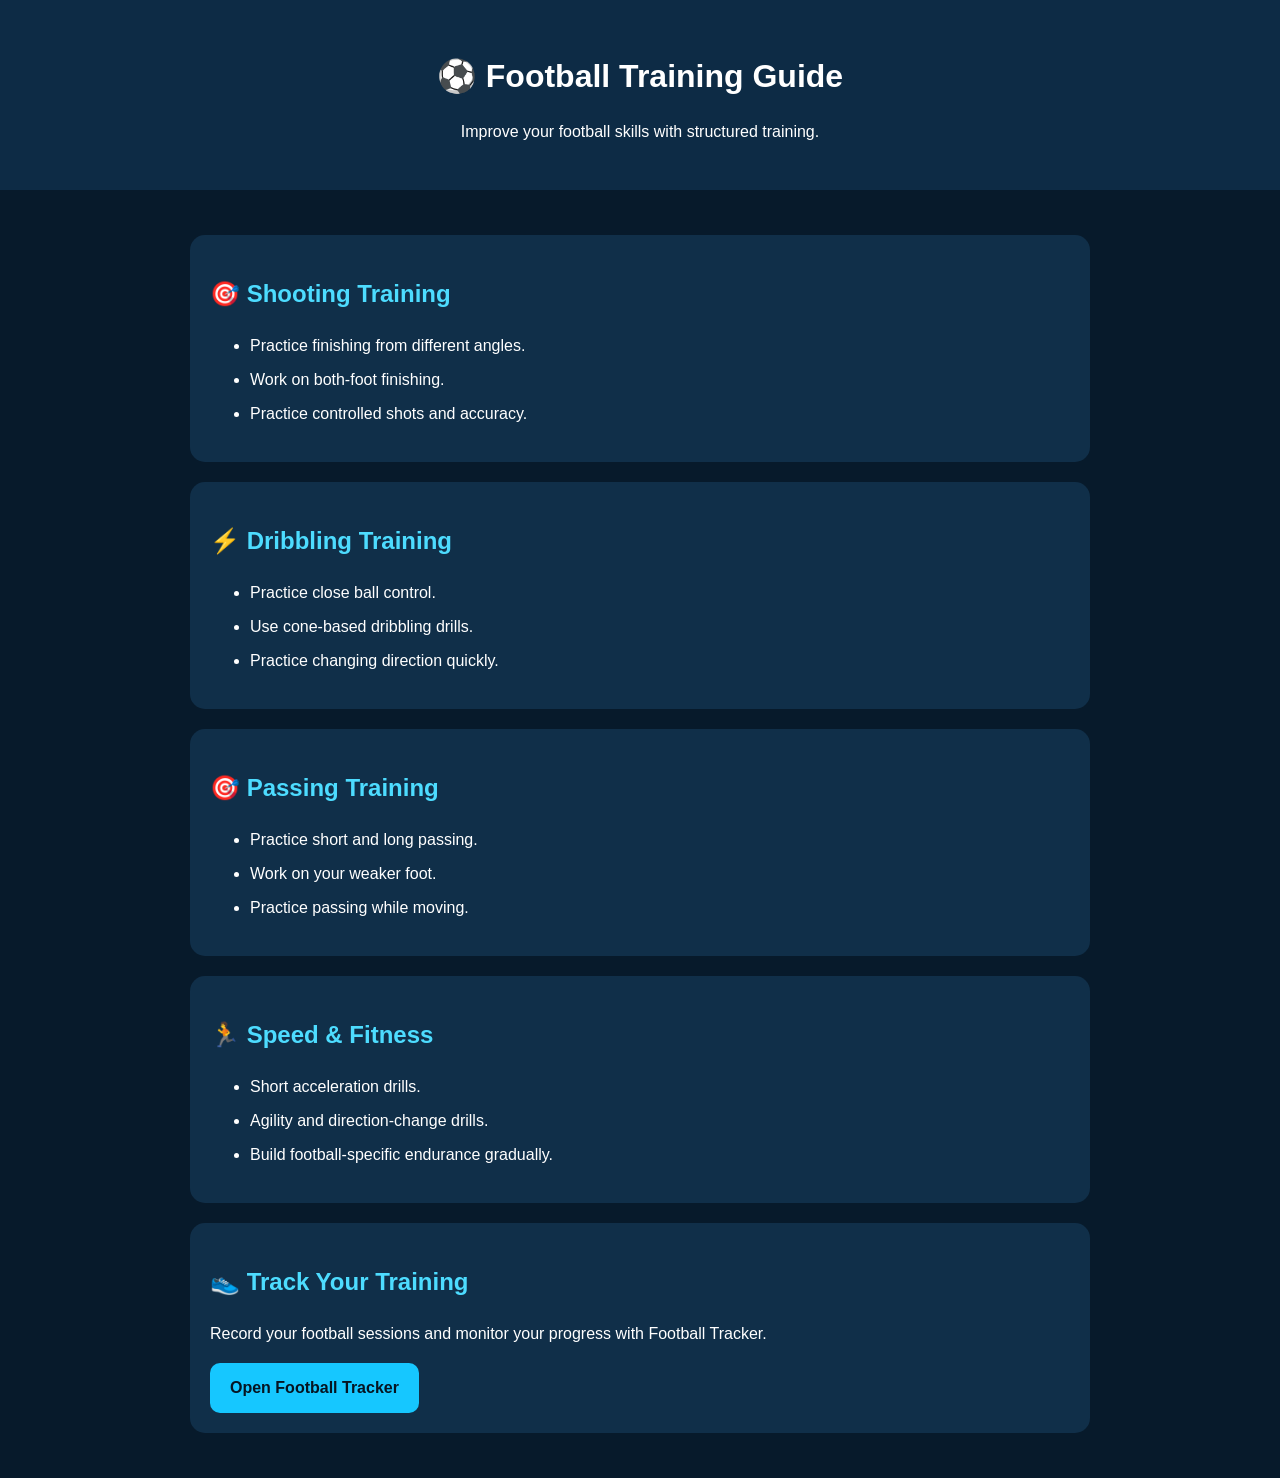
<file: football-training.html>
<!DOCTYPE html>
<html lang="en">
<head>
    <meta charset="UTF-8">
    <meta name="viewport" content="width=device-width, initial-scale=1.0">

    <title>Football Training Guide | Football Tracker</title>

    <meta name="description"
          content="Improve your football skills with practical training exercises for shooting, passing, dribbling, speed, fitness and first touch.">

    <style>
        body {
            font-family: Arial, sans-serif;
            margin: 0;
            background: #071a2b;
            color: white;
            line-height: 1.6;
        }

        header {
            padding: 30px 20px;
            text-align: center;
            background: #0d2b45;
        }

        h1 {
            margin-bottom: 10px;
        }

        main {
            max-width: 900px;
            margin: auto;
            padding: 25px;
        }

        section {
            background: #102f49;
            margin: 20px 0;
            padding: 20px;
            border-radius: 15px;
        }

        h2 {
            color: #4ddcff;
        }

        li {
            margin: 8px 0;
        }

        a {
            color: #4ddcff;
        }

        .button {
            display: inline-block;
            padding: 12px 20px;
            background: #16c7ff;
            color: #061522;
            text-decoration: none;
            border-radius: 10px;
            font-weight: bold;
        }
    </style>
</head>

<body>

<header>
    <h1>⚽ Football Training Guide</h1>
    <p>Improve your football skills with structured training.</p>
</header>

<main>

<section>
    <h2>🎯 Shooting Training</h2>
    <ul>
        <li>Practice finishing from different angles.</li>
        <li>Work on both-foot finishing.</li>
        <li>Practice controlled shots and accuracy.</li>
    </ul>
</section>

<section>
    <h2>⚡ Dribbling Training</h2>
    <ul>
        <li>Practice close ball control.</li>
        <li>Use cone-based dribbling drills.</li>
        <li>Practice changing direction quickly.</li>
    </ul>
</section>

<section>
    <h2>🎯 Passing Training</h2>
    <ul>
        <li>Practice short and long passing.</li>
        <li>Work on your weaker foot.</li>
        <li>Practice passing while moving.</li>
    </ul>
</section>

<section>
    <h2>🏃 Speed & Fitness</h2>
    <ul>
        <li>Short acceleration drills.</li>
        <li>Agility and direction-change drills.</li>
        <li>Build football-specific endurance gradually.</li>
    </ul>
</section>

<section>
    <h2>👟 Track Your Training</h2>
    <p>
        Record your football sessions and monitor your progress
        with Football Tracker.
    </p>

    <a class="button" href="index.html">
        Open Football Tracker
    </a>
</section>

</main>

</body>
</html>
</file>
